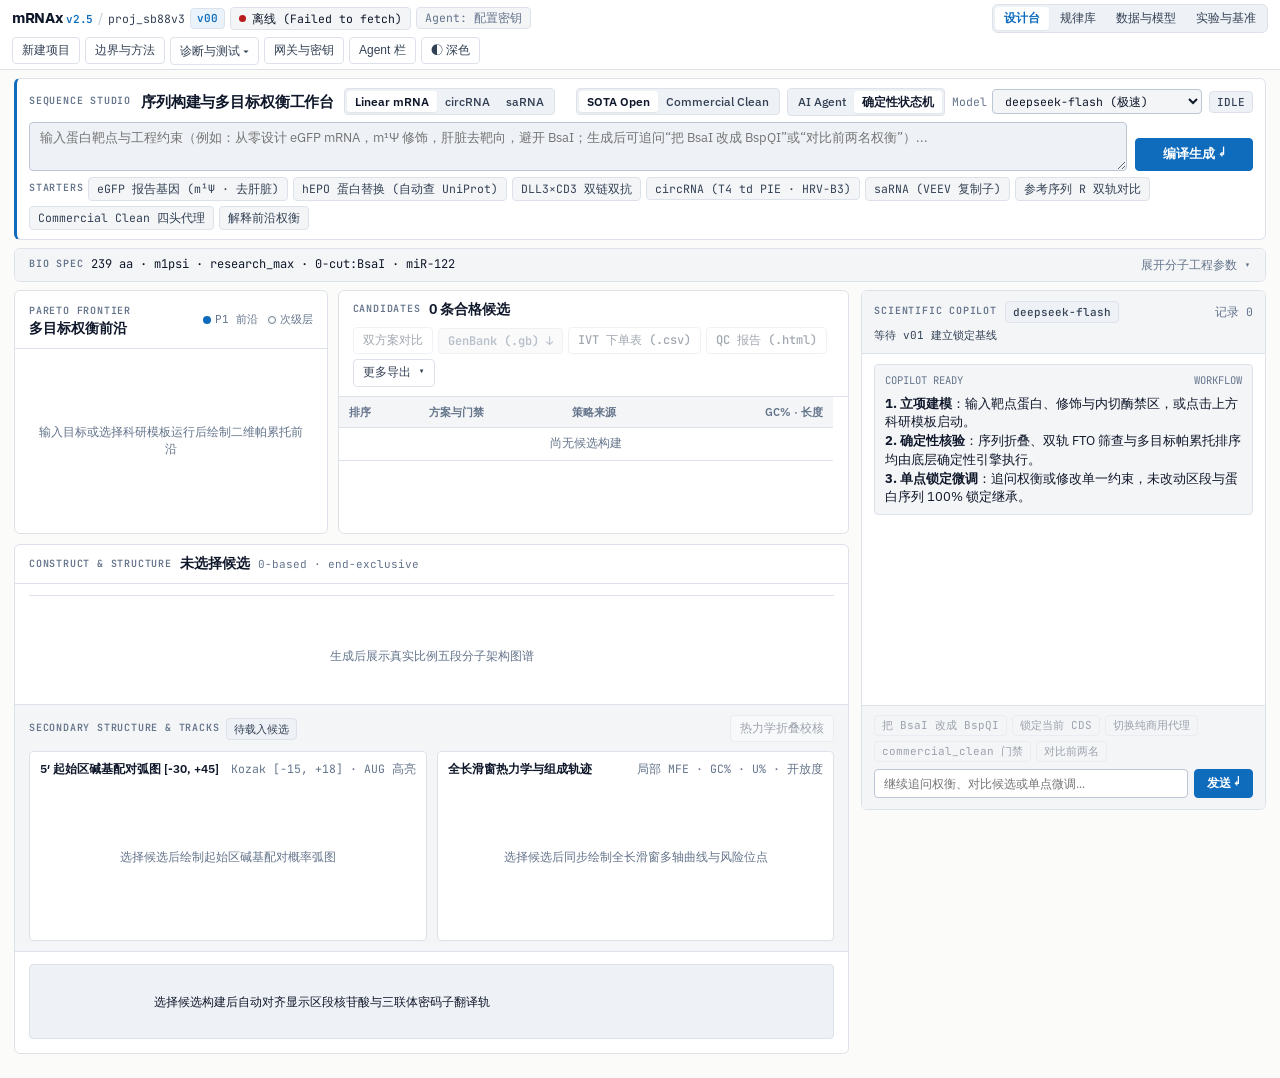
<file: index.html>
<!DOCTYPE html>
<html lang="zh-CN" data-theme="light">
  <head>
    <meta charset="utf-8" />
    <meta name="viewport" content="width=device-width, initial-scale=1" />
    <title>mRNAx v2.5 · RNA Sequence &amp; Structure Workbench</title>
    <link
      rel="icon"
      type="image/svg+xml"
      href="data:image/svg+xml,%3Csvg xmlns='http://www.w3.org/2000/svg' viewBox='0 0 32 32'%3E%3Crect width='32' height='32' rx='7' fill='%231d4ed8'/%3E%3Ctext x='16' y='22' text-anchor='middle' font-family='monospace' font-weight='700' font-size='15' fill='white'%3EmR%3C/text%3E%3C/svg%3E"
    />
    <link rel="preconnect" href="https://fonts.googleapis.com" />
    <link rel="preconnect" href="https://fonts.gstatic.com" crossorigin />
    <link
      href="https://fonts.googleapis.com/css2?family=IBM+Plex+Mono:wght@400;500;600&family=IBM+Plex+Sans:wght@400;500;600;700&family=JetBrains+Mono:wght@400;500;600&display=swap"
      rel="stylesheet"
    />
    <link rel="stylesheet" href="./styles.css?v=2.5.3" />
  </head>
  <body>
    <!-- Swiss-Grid Top Navigation & Session Status Bar -->
    <header class="top-bar">
      <div class="top-left">
        <span class="wordmark">mRNAx <span class="ver-tag">v2.5</span></span>
        <span class="sep-slash">/</span>
        <span class="mono meta-id" id="txt-project-id">proj_init</span>
        <span class="rev-pill mono" id="badge-active-rev">v00</span>
        <span class="gw-status" title="7x24 Control Plane Status">
          <span class="dot" id="dot-gateway"></span>
          <span class="mono" id="txt-gateway">连接中...</span>
        </span>
        <button
          type="button"
          class="auth-pill mono muted"
          id="pill-agent-auth"
          title="配置 Agent 访问令牌或个人 API Key"
        >
          Agent: 配置密钥
        </button>
        <span class="mono meta-muted hide-sm" id="pill-engine">Engine: —</span>
      </div>

      <nav class="primary-nav" id="primary-nav-tabs" aria-label="主工作台视图切换">
        <button
          type="button"
          class="nav-tab active"
          id="tab-btn-studio"
          data-tab="studio"
          aria-pressed="true"
        >
          设计台
        </button>
        <button
          type="button"
          class="nav-tab"
          id="tab-btn-rules"
          data-tab="rules"
          aria-pressed="false"
        >
          规律库
        </button>
        <button
          type="button"
          class="nav-tab"
          id="tab-btn-data"
          data-tab="data-hub"
          aria-pressed="false"
        >
          数据与模型
        </button>
        <button
          type="button"
          class="nav-tab"
          id="tab-btn-benchmarks"
          data-tab="benchmarks"
          aria-pressed="false"
        >
          实验与基准
        </button>
      </nav>

      <div class="top-right">
        <button type="button" class="btn-ghost" id="btn-new-session">新建项目</button>
        <button type="button" class="btn-ghost" id="btn-open-boundaries">
          边界与方法 <span class="mono count-chip" id="badge-boundary-count" hidden>0</span>
        </button>

        <details class="dropdown-menu" id="diag-menu">
          <summary class="btn-ghost">诊断与测试 ▾</summary>
          <div class="dropdown-panel dropdown-right">
            <button type="button" class="menu-item" id="btn-run-selftest">
              运行 6/6 全链路实时自测
            </button>
            <button type="button" class="menu-item" id="preset-egfp">
              载入标准 eGFP (239 aa)
            </button>
            <hr class="menu-hr" />
            <button type="button" class="menu-item" id="preset-no-m">
              护栏测试：缺起始 M 序列
            </button>
            <button type="button" class="menu-item" id="preset-conflict">
              护栏测试：单候选冲突目标
            </button>
          </div>
        </details>

        <button type="button" class="btn-ghost" id="btn-open-settings">网关与密钥</button>

        <button
          type="button"
          class="btn-ghost hide-mobile-copilot-btn"
          id="btn-toggle-copilot"
          aria-pressed="true"
        >
          Agent 栏
        </button>

        <button
          type="button"
          class="btn-theme"
          id="btn-theme-toggle"
          aria-label="切换浅色与深色科研主题"
        >
          <span id="txt-theme-label">◐ 深色</span>
        </button>
      </div>
    </header>

    <main class="workspace" id="workspace-root">
      <!-- Strictly Scoped Error / Clarification / Auth Banner (Zero Debug Clutter on Normal Runs) -->
      <section id="banner-notes" class="notice-banner" role="status" aria-live="polite" hidden></section>

      <!-- ===================================================================
           TAB 1: 设计台 (Design Studio + Structure Workbench + Copilot Rail)
           =================================================================== -->
      <div class="tab-view" id="view-studio">
        <!-- Scientific Command Bar -->
        <section class="panel-surface hero-agent-bar" aria-label="mRNA 序列与结构设计指令台">
          <div class="hero-top-row">
            <div class="hero-title-group">
              <span class="sec-kicker">SEQUENCE STUDIO</span>
              <h1 class="hero-title">序列构建与多目标权衡工作台</h1>
              <div class="seg-tabs modality-switch" id="modality-switch" role="group" aria-label="RNA 模态切换">
                <button type="button" class="tab modality-opt active" data-modality="linear_mrna">
                  Linear mRNA
                </button>
                <button type="button" class="tab modality-opt" data-modality="circrna">
                  circRNA
                </button>
                <button type="button" class="tab modality-opt" data-modality="sarna">
                  saRNA
                </button>
              </div>
            </div>

            <div class="hero-controls">
              <div class="seg-tabs track-switch" id="track-switch" role="group" aria-label="评估与合规轨道切换">
                <button type="button" class="tab track-opt active" data-track="research_max">
                  SOTA Open
                </button>
                <button type="button" class="tab track-opt" data-track="commercial_clean">
                  Commercial Clean
                </button>
              </div>

              <div class="seg-tabs engine-switch" role="group" aria-label="执行引擎切换">
                <button type="button" class="tab engine-opt" data-mode="llm_agent" id="btn-mode-agent">
                  AI Agent
                </button>
                <button type="button" class="tab engine-opt active" data-mode="deterministic" id="btn-mode-det">
                  确定性状态机
                </button>
              </div>

              <label class="inline-model-wrap mono" aria-label="Agent 模型选择">
                <span class="meta-muted">Model</span>
                <select id="sel-llm-model" class="ctrl-select ctrl-select-compact mono">
                  <optgroup label="DeepSeek">
                    <option value="deepseek::deepseek-flash" selected>deepseek-flash (极速)</option>
                    <option value="deepseek::deepseek-v4-pro">deepseek-v4-pro (深度推理)</option>
                    <option value="deepseek::deepseek-chat">deepseek-chat</option>
                  </optgroup>
                  <optgroup label="OpenAI">
                    <option value="openai::gpt-5.4">gpt-5.4 (推荐)</option>
                    <option value="openai::gpt-5.5">gpt-5.5</option>
                    <option value="openai::gpt-6-astra">gpt-6-astra</option>
                    <option value="openai::gpt-6.2-astra">gpt-6.2-astra (深度推理)</option>
                    <option value="openai::gpt-4.1">gpt-4.1</option>
                    <option value="openai::gpt-4.1-mini">gpt-4.1-mini</option>
                  </optgroup>
                  <optgroup label="Kimi">
                    <option value="kimi::moonshot-v1-32k">moonshot-v1-32k</option>
                    <option value="kimi::kimi-k3">kimi-k3</option>
                  </optgroup>
                  <optgroup label="Qwen">
                    <option value="qwen::qwen-plus">qwen-plus</option>
                    <option value="qwen::qwen3.8-max">qwen3.8-max</option>
                  </optgroup>
                  <optgroup label="Gemini">
                    <option value="gemini::gemini-2.5-flash">gemini-2.5-flash</option>
                  </optgroup>
                </select>
              </label>

              <span class="badge mono" id="badge-outcome">IDLE</span>
            </div>
          </div>

          <div class="hero-composer-row">
            <textarea
              id="input-utterance"
              class="hero-textarea"
              rows="2"
              aria-label="自然语言设计指令或单字段微调"
              placeholder="输入蛋白靶点与工程约束（例如：从零设计 eGFP mRNA，m¹Ψ 修饰，肝脏去靶向，避开 BsaI；生成后可追问“把 BsaI 改成 BspQI”或“对比前两名权衡”）..."
            ></textarea>
            <button type="button" class="btn-primary hero-send-btn" id="btn-send-turn">
              编译生成 ↵
            </button>
          </div>

          <div class="hero-starters" role="group" aria-label="快速科研任务模板">
            <span class="sec-kicker">STARTERS</span>
            <button type="button" class="chip mono starter-chip" id="starter-egfp">
              eGFP 报告基因 (m¹Ψ · 去肝脏)
            </button>
            <button type="button" class="chip mono starter-chip" id="starter-hepo">
              hEPO 蛋白替换 (自动查 UniProt)
            </button>
            <button type="button" class="chip mono starter-chip" id="starter-dll3">
              DLL3×CD3 双链双抗
            </button>
            <button type="button" class="chip mono starter-chip" id="starter-circ">
              circRNA (T4 td PIE · HRV-B3)
            </button>
            <button type="button" class="chip mono starter-chip" id="starter-sarna">
              saRNA (VEEV 复制子)
            </button>
            <button type="button" class="chip mono starter-chip" id="starter-ref-r">
              参考序列 R 双轨对比
            </button>
            <button type="button" class="chip mono starter-chip" id="starter-commercial">
              Commercial Clean 四头代理
            </button>
            <button type="button" class="chip mono starter-chip" id="starter-tradeoffs">
              解释前沿权衡
            </button>
          </div>
        </section>

        <!-- Collapsible Bio-CAD Parameter Tray -->
        <details class="setup-fold" id="setup-fold">
          <summary class="setup-summary">
            <div class="setup-summary-left">
              <span class="sec-kicker">BIO SPEC</span>
              <span class="mono" id="setup-collapsed-summary">
                239 aa · m1psi · research_max · 0-cut:BsaI · miR-122
              </span>
            </div>
            <span class="setup-toggle-hint mono">展开分子工程参数 ▾</span>
          </summary>

          <div class="setup-grid">
            <!-- Column 1: Target Protein & Entry Mode -->
            <div class="setup-col">
              <div class="col-head">
                <div class="seg-tabs" role="tablist" aria-label="设计入口">
                  <button type="button" class="tab active" data-entry="protein_only">
                    入口一 · 仅蛋白
                  </button>
                  <button type="button" class="tab" data-entry="with_r">
                    入口二 · 蛋白 + 参考 R
                  </button>
                </div>
                <span class="badge mono" id="badge-aa-len">239 aa · M✓</span>
              </div>

              <textarea
                id="input-protein"
                class="seq-textarea mono"
                rows="3"
                aria-label="目标氨基酸序列"
                spellcheck="false"
              ></textarea>

              <div id="box-extra-chains" class="ref-r-strip mono" hidden></div>

              <div id="box-ref-r" class="ref-r-strip mono" hidden>
                <span class="kicker-inline">REF R:</span>
                <span id="txt-ref-r-preview">加载预设参考构建 R...</span>
              </div>
            </div>

            <!-- Column 2: Chemistry, Track, Modality Scaffold & Restriction Enzymes -->
            <div class="setup-col">
              <div class="field-row-2">
                <label class="field-lbl">
                  <span>尿苷化学修饰</span>
                  <select id="sel-chemistry" class="ctrl-select">
                    <option value="m1psi" selected>m¹Ψ (N1-甲基假尿苷)</option>
                    <option value="5mou">5moU (5-甲氧基尿苷)</option>
                    <option value="pseudouridine">Ψ (假尿苷)</option>
                    <option value="unmodified_u">U (未修饰尿苷)</option>
                  </select>
                </label>

                <label class="field-lbl">
                  <span>合规与评估轨道</span>
                  <select id="sel-profile" class="ctrl-select">
                    <option value="research_max" selected>research_max (SOTA Open)</option>
                    <option value="commercial_clean">commercial_clean (商用洁净)</option>
                  </select>
                </label>
              </div>

              <div class="field-row-2">
                <label class="field-lbl">
                  <span>模态骨架模板</span>
                  <select id="sel-scaffold" class="ctrl-select mono">
                    <option value="cap1_hba1_aes_mt_a30l70" selected>Cap1 · HBA1/AES-mtRNR1 · poly(A)100</option>
                    <option value="cap1_minimal_structured_3utr">Cap1 · 极简高开放 5′UTR · HBB 3′UTR</option>
                    <option value="circ_t4td_hrvb3">circRNA · T4 td PIE (IVT就绪) · HRV-B3 IRES</option>
                    <option value="circ_t4td_cvb3">circRNA · T4 td PIE (IVT就绪) · CVB3 IRES</option>
                    <option value="circ_anabaena_hrvb3">circRNA · Anabaena PIE · HRV-B3 IRES</option>
                    <option value="circ_anabaena_cvb3">circRNA · Anabaena PIE · CVB3 IRES</option>
                    <option value="sarna_veev_tc83">saRNA · VEEV TC-83 nsP1-4 · 26S SGP</option>
                    <option value="sarna_sinv">saRNA · SINV 复制子 · 26S SGP</option>
                  </select>
                </label>

                <label class="field-lbl">
                  <span>组织 miRNA 去靶向盒</span>
                  <select id="sel-detarget-tissue" class="ctrl-select mono">
                    <option value="liver_mir122" selected>肝脏去靶向 · hsa-miR-122-5p</option>
                    <option value="hematopoietic_mir142">免疫/髓系去靶向 · hsa-miR-142-3p</option>
                    <option value="cardiomyocyte_mir1">心肌去靶向 · hsa-miR-1-3p</option>
                    <option value="endothelial_mir126">内皮去靶向 · hsa-miR-126-3p</option>
                    <option value="none">不插入组织去靶向盒</option>
                  </select>
                </label>
              </div>

              <div class="field-lbl">
                <span>线性化内切酶禁区 (0 cuts)</span>
                <div class="chip-group" id="enzyme-chips" role="group" aria-label="禁用内切酶">
                  <button type="button" class="chip selected mono" data-enz="BsaI">BsaI</button>
                  <button type="button" class="chip mono" data-enz="BspQI">BspQI</button>
                  <button type="button" class="chip mono" data-enz="BsmBI">BsmBI</button>
                  <button type="button" class="chip mono" data-enz="SapI">SapI</button>
                  <button type="button" class="chip mono" data-enz="EcoRI">EcoRI</button>
                </div>
              </div>
            </div>

            <!-- Column 3: Execution Engine & Direct Form Compile CTA -->
            <div class="setup-col setup-col-cta">
              <label class="field-lbl">
                <span>编译引擎</span>
                <select id="sel-exec-mode" class="ctrl-select">
                  <option value="deterministic" selected>确定性状态机 (零延迟)</option>
                  <option value="llm_agent">LLM Agent 工具编排</option>
                </select>
              </label>

              <div class="check-group">
                <label class="chk-row">
                  <input type="checkbox" id="chk-detarget-liver" checked />
                  <span>启用 3′UTR hsa-miR-122 肝脏去靶向盒</span>
                </label>
                <label class="chk-row">
                  <input type="checkbox" id="chk-late-signal" />
                  <span>优先 48h 后期持续表达目标</span>
                </label>
              </div>

              <button type="button" class="btn-primary" id="btn-submit-initial">
                按表单直接编译
              </button>
            </div>
          </div>
        </details>

        <!-- Two-Column Studio Grid: Left Bio-CAD + Right Sticky Copilot -->
        <div class="studio-grid" id="studio-grid">
          <div class="cad-column">
            <!-- Revision Ledger & Same-Scale v01/v02 Track Comparison -->
            <section id="revision-ledger" class="panel-surface ledger-panel" hidden>
              <div class="ledger-header">
                <div class="ledger-title-group">
                  <span class="sec-kicker">REVISION DIFF</span>
                  <span class="mono ledger-ver" id="ledger-ver-span">v01 → v02</span>
                  <span class="ledger-delta mono" id="ledger-delta-summary"></span>
                </div>
                <div class="ledger-locks mono" id="ledger-locks-bar"></div>
              </div>
              <div class="dual-scale-tracks" id="dual-scale-tracks"></div>
            </section>

            <!-- Upper Stage: 2D Pareto Frontier + Candidate Matrix -->
            <section class="pareto-stage">
              <div class="panel-surface pareto-plot-box">
                <div class="panel-head">
                  <div>
                    <span class="sec-kicker">PARETO FRONTIER</span>
                    <h2 class="panel-title" id="pareto-plot-title">多目标权衡前沿</h2>
                  </div>
                  <div class="pareto-head-controls">
                    <select
                      id="sel-pareto-axes"
                      class="ctrl-select ctrl-select-compact mono"
                      aria-label="帕累托双轴指标切换"
                      hidden
                    ></select>
                    <div class="plot-legend mono">
                      <span><i class="lg-dot p1"></i>P1 前沿</span>
                      <span><i class="lg-dot dom"></i>次级层</span>
                    </div>
                  </div>
                </div>
                <div class="svg-wrap" id="pareto-svg-wrap">
                  <div class="empty-hint mono">输入目标或选择科研模板运行后绘制二维帕累托前沿</div>
                </div>
              </div>

              <div class="panel-surface candidate-table-box">
                <div class="panel-head">
                  <div class="panel-head-left">
                    <span class="sec-kicker">CANDIDATES</span>
                    <h2 class="panel-title" id="txt-cand-count">0 条合格候选</h2>
                  </div>

                  <div class="export-bar">
                    <button type="button" class="btn-ghost mono" id="btn-compare-selected" disabled>
                      双方案对比
                    </button>
                    <button type="button" class="btn-export-main mono" id="btn-dl-gb" disabled>
                      GenBank (.gb) ↓
                    </button>
                    <button type="button" class="btn-ghost mono" id="btn-dl-ivt" disabled>
                      IVT 下单表 (.csv)
                    </button>
                    <button type="button" class="btn-ghost mono" id="btn-dl-dossier" disabled>
                      QC 报告 (.html)
                    </button>
                    <details class="dropdown-menu" id="export-more-menu">
                      <summary class="btn-ghost mono">更多导出 ▾</summary>
                      <div class="dropdown-panel dropdown-right">
                        <button type="button" class="menu-item mono" id="btn-dl-rna" disabled>
                          full_rna.fasta
                        </button>
                        <button type="button" class="menu-item mono" id="btn-dl-cds" disabled>
                          cds_only.fasta
                        </button>
                        <button type="button" class="menu-item mono" id="btn-dl-meta" disabled>
                          chemistry_metadata.json
                        </button>
                        <hr class="menu-hr" />
                        <button type="button" class="menu-item mono" id="btn-copy-cli" disabled>
                          复制 CLI 重放命令
                        </button>
                      </div>
                    </details>
                  </div>
                </div>

                <div class="table-scroll">
                  <table class="data-table" id="cand-table">
                    <thead>
                      <tr id="cand-thead-row">
                        <th tabindex="0" data-sort="rank">排序</th>
                        <th tabindex="0" data-sort="id">方案与门禁</th>
                        <th>策略来源</th>
                        <th tabindex="0" data-sort="gc" class="num-col">GC% · 长度</th>
                      </tr>
                    </thead>
                    <tbody id="cand-tbody">
                      <tr>
                        <td colspan="4" class="empty-cell mono">尚无候选构建</td>
                      </tr>
                    </tbody>
                  </table>
                </div>
              </div>
            </section>

            <!-- Construct Architecture Map + 2D Base-Pair Arc & Sliding-Window Structure Tracks -->
            <section class="panel-surface construct-cad-panel">
              <div class="panel-head">
                <div class="cad-title-row">
                  <span class="sec-kicker">CONSTRUCT &amp; STRUCTURE</span>
                  <h2 class="panel-title mono" id="txt-selected-bundle">未选择候选</h2>
                  <span class="mono coord-note">0-based · end-exclusive</span>
                </div>
                <div class="cad-head-actions">
                  <label id="chain-picker" class="inline-chain-picker mono" hidden>
                    分子
                    <select id="inspect-chain" class="ctrl-select ctrl-select-compact mono"></select>
                  </label>
                  <div class="enzyme-rail mono" id="enzyme-clearance-rail"></div>
                </div>
              </div>

              <div class="map-canvas" id="map-canvas">
                <div class="ruler-row mono" id="ruler-row"></div>
                <div class="prop-track-wrap" id="prop-track-wrap">
                  <div class="empty-hint mono">生成后展示真实比例五段分子架构图谱</div>
                </div>
                <div class="seg-cards-row" id="seg-bar"></div>
                <div class="mono meta-muted construct-modality-note" id="construct-modality-note" hidden></div>
              </div>

              <!-- 2D Base-Pair Arc Diagram & Synchronized Sliding-Window Profile -->
              <div class="structure-workbench" id="structure-workbench">
                <div class="structure-head">
                  <div class="structure-head-left">
                    <span class="sec-kicker">SECONDARY STRUCTURE &amp; TRACKS</span>
                    <span class="badge mono" id="structure-source-badge">待载入候选</span>
                  </div>
                  <div class="structure-head-right">
                    <div class="structure-kpi-strip mono" id="structure-kpi-strip"></div>
                    <button type="button" class="btn-ghost mono" id="btn-analyze-structure" disabled>
                      热力学折叠校核
                    </button>
                  </div>
                </div>

                <div class="structure-plots-grid">
                  <div class="structure-subpanel">
                    <div class="subpanel-title-row">
                      <span class="subpanel-title">5′ 起始区碱基配对弧图 [-30, +45]</span>
                      <span class="mono meta-muted">Kozak [-15, +18] · AUG 高亮</span>
                    </div>
                    <div class="arc-svg-box" id="structure-arc-svg-wrap">
                      <div class="empty-hint mono">选择候选后绘制起始区碱基配对概率弧图</div>
                    </div>
                  </div>

                  <div class="structure-subpanel">
                    <div class="subpanel-title-row">
                      <span class="subpanel-title">全长滑窗热力学与组成轨迹</span>
                      <span class="mono meta-muted">局部 MFE · GC% · U% · 开放度</span>
                    </div>
                    <div class="track-svg-box" id="structure-track-svg-wrap">
                      <div class="empty-hint mono">选择候选后同步绘制全长滑窗多轴曲线与风险位点</div>
                    </div>
                  </div>
                </div>

                <div class="motif-pins-strip mono" id="motif-pins-strip" hidden></div>
              </div>

              <div class="codon-inspector mono" id="seg-inspector">
                选择候选构建后自动对齐显示区段核苷酸与三联体密码子翻译轨
              </div>
            </section>
          </div>

          <!-- Right Sticky Scientific Copilot Rail -->
          <aside class="panel-surface agent-rail" id="agent-rail" aria-label="Agent Copilot 实时对话与迭代栏">
            <div class="rail-head">
              <div class="rail-head-top">
                <div class="rail-title-group">
                  <span class="sec-kicker">SCIENTIFIC COPILOT</span>
                  <span class="badge mono" id="rail-model-pill">deepseek-flash</span>
                </div>
                <span class="mono meta-muted">记录 <span id="txt-log-count">0</span></span>
              </div>
              <div class="intent-lineage mono" id="intent-lineage-bar">等待 v01 建立锁定基线</div>
            </div>

            <div class="chat-stream rail-chat-stream" id="chat-stream"></div>

            <div class="rail-footer">
              <div class="quick-actions rail-quick-actions">
                <button type="button" class="chip mono" id="quick-refine-bspqi" disabled>
                  把 BsaI 改成 BspQI
                </button>
                <button type="button" class="chip mono" id="quick-refine-lock-cds" disabled>
                  锁定当前 CDS
                </button>
                <button type="button" class="chip mono" id="quick-refine-m15-surrogate" disabled>
                  切换纯商用代理
                </button>
                <button type="button" class="chip mono" id="quick-refine-commercial" disabled>
                  commercial_clean 门禁
                </button>
                <button type="button" class="chip mono" id="quick-ask-tradeoffs" disabled>
                  对比前两名
                </button>
              </div>

              <div class="rail-composer-row">
                <input
                  type="text"
                  id="agent-rail-input"
                  class="refine-input"
                  aria-label="在侧栏向 Agent 追问或微调"
                  placeholder="继续追问权衡、对比候选或单点微调..."
                />
                <button type="button" class="btn-primary btn-compact" id="btn-agent-rail-send">
                  发送 ↵
                </button>
              </div>
            </div>
          </aside>
        </div>
      </div>

      <!-- ===================================================================
           TAB 2: 规律库 (Scientific Rules Atlas v2.0 & Literature Explorer)
           =================================================================== -->
      <div class="tab-view" id="view-rules" hidden>
        <section class="panel-surface subview-hero">
          <div class="subview-hero-head">
            <div>
              <span class="sec-kicker">SCIENTIFIC RULEBOOK V2.0</span>
              <h1 class="hero-title">mRNA 定量序列工程规律图谱与文献溯源</h1>
              <p class="subview-desc">
                严格执行实验室谱系与底层数据集去重：跨实验室实证（Cross-Lab Verified）要求至少 2 个独立湿实验谱系且方向一致；计算代理输出绝不计作生物复现。
              </p>
            </div>
            <div class="kpi-row mono" id="rules-summary-strip"></div>
          </div>

          <div class="filter-bar">
            <label class="field-lbl">
              <span>模态筛选</span>
              <select id="rules-filter-modality" class="ctrl-select mono">
                <option value="">全部模态 (All)</option>
                <option value="linear_mrna">Linear mRNA</option>
                <option value="circrna">circRNA</option>
                <option value="sarna">saRNA</option>
              </select>
            </label>

            <label class="field-lbl">
              <span>分子区段</span>
              <select id="rules-filter-region" class="ctrl-select mono">
                <option value="">全部区段 (All)</option>
                <option value="5'UTR">5′UTR</option>
                <option value="CDS">CDS</option>
                <option value="3'UTR">3′UTR</option>
                <option value="Poly(A)">Poly(A)</option>
                <option value="circRNA">circRNA</option>
                <option value="saRNA">saRNA</option>
              </select>
            </label>

            <label class="field-lbl">
              <span>证据等级</span>
              <select id="rules-filter-grade" class="ctrl-select mono">
                <option value="">全部等级 (All)</option>
                <option value="cross_lab_verified">跨实验室实证 (cross_lab_verified)</option>
                <option value="conditional">条件规律 (conditional)</option>
                <option value="mechanistic_heuristic">机制启发 (mechanistic_heuristic)</option>
                <option value="debunked_myth">已证伪误区 (debunked_myth)</option>
              </select>
            </label>

            <label class="field-lbl filter-search-lbl">
              <span>关键词检索</span>
              <input
                type="search"
                id="rules-filter-q"
                class="ctrl-input"
                placeholder="搜索 uAUG, Kozak, m1Psi, CAI, IRES, Poly(A)..."
              />
            </label>

            <label class="chk-row filter-chk">
              <input type="checkbox" id="rules-chk-debunked" checked />
              <span>显示已证伪误区</span>
            </label>

            <button type="button" class="btn-ghost mono" id="btn-rules-refresh">刷新检索</button>
          </div>
        </section>

        <div class="rules-cards-grid" id="rules-list"></div>

        <!-- Clean-Room Literature & Clinical Trial Live Explorer -->
        <section class="panel-surface subview-section">
          <div class="panel-head">
            <div>
              <span class="sec-kicker">CLEAN-ROOM LITERATURE &amp; TRIALS</span>
              <h2 class="panel-title">EuropePMC 开放获取许可防火墙与 ClinicalTrials.gov 检索</h2>
            </div>
            <div class="inline-search-bar">
              <input
                type="search"
                id="rules-lit-query"
                class="ctrl-input mono"
                value="m1Psi ribosomal frameshifting"
                aria-label="文献与临床试验检索词"
                placeholder="输入关键词、PMID、DOI 或靶点..."
              />
              <button type="button" class="btn-primary btn-compact" id="btn-rules-lit-search">
                检索文献与临床
              </button>
            </div>
          </div>
          <div class="subview-body" id="rules-lit-results">
            <div class="empty-hint mono">输入关键词可查询经 CC-BY-4.0 / CC0 许可防火墙核验的文献及注册临床试验</div>
          </div>
        </section>
      </div>

      <!-- ===================================================================
           TAB 3: 数据与模型 (Data Hub, OOD Scorecard, Atlas & Live Bio-APIs)
           =================================================================== -->
      <div class="tab-view" id="view-data-hub" hidden>
        <section class="panel-surface subview-hero">
          <div class="subview-hero-head">
            <div>
              <span class="sec-kicker">DATA HUB &amp; MODEL SCORECARD</span>
              <h1 class="hero-title">三层洁净室数据资产中心、在线蛋白解析与代理模型评测卡</h1>
              <p class="subview-desc">
                代码、模型权重与训练/评测数据集三层许可独立审计；在线聚合 UniProt、AlphaFold DB、HPA、GTEx、EuropePMC 与 ClinicalTrials.gov 官方接口。
              </p>
            </div>
            <div class="kpi-row mono" id="dh-summary-strip"></div>
          </div>
        </section>

        <!-- Live Target Protein & Literature Quick Lookup -->
        <section class="panel-surface subview-section">
          <div class="panel-head">
            <div>
              <span class="sec-kicker">LIVE TARGET RESOLVER</span>
              <h2 class="panel-title">靶点蛋白序列、信号肽拓扑与临床先例实时查询</h2>
            </div>
            <div class="inline-search-bar">
              <input
                type="search"
                id="dh-target-query"
                class="ctrl-input mono"
                value="EPO"
                aria-label="靶点基因名或 UniProt 编号"
                placeholder="输入基因符号或 UniProt 编号 (EPO, FGF21, HER2, Cas9, P01588)..."
              />
              <button type="button" class="btn-primary btn-compact" id="btn-resolve-target">
                解析靶点
              </button>
            </div>
          </div>
          <div class="subview-body">
            <div class="chip-group" style="margin-block-end: 10px;">
              <span class="sec-kicker" style="align-self: center;">常用靶点：</span>
              <button type="button" class="chip mono dh-quick-target" data-q="EPO">EPO (P01588)</button>
              <button type="button" class="chip mono dh-quick-target" data-q="FGF21">FGF21</button>
              <button type="button" class="chip mono dh-quick-target" data-q="ERBB2">HER2 / ERBB2</button>
              <button type="button" class="chip mono dh-quick-target" data-q="DLL3">DLL3 (Q9NYJ7)</button>
              <button type="button" class="chip mono dh-quick-target" data-q="EGFP">eGFP</button>
            </div>
            <div id="dh-target-result" class="resolver-result-box">
              <div class="empty-hint mono">点击上方靶点或输入基因名解析氨基酸序列，支持一键导入设计台</div>
            </div>
          </div>
        </section>

        <!-- Two-Tier Compute Topology: Vultr Control Plane + Colab/Drive Heavy Pool -->
        <section class="panel-surface subview-section" id="dh-compute-tier-panel">
          <div class="panel-head">
            <div>
              <span class="sec-kicker">COMPUTE TIER TOPOLOGY</span>
              <h2 class="panel-title">双层算力调度与保活拓扑（Vultr 控制面 + Colab/Drive 重算池）</h2>
            </div>
            <span class="badge mono" id="dh-compute-tier-badge">待同步运行态</span>
          </div>
          <div class="subview-body" id="dh-compute-tier-grid"></div>
        </section>

        <!-- Compiled Engines & Surrogate v2 vs v1 OOD Scorecard -->
        <div class="two-col-equal">
          <section class="panel-surface subview-section">
            <div class="panel-head">
              <div>
                <span class="sec-kicker">COMPILED ENGINES</span>
                <h2 class="panel-title">热力学折叠与序列生成内核状态</h2>
              </div>
            </div>
            <div class="subview-body" id="dh-engines-grid"></div>
          </section>

          <section class="panel-surface subview-section">
            <div class="panel-head">
              <div>
                <span class="sec-kicker">OOD SCORECARD</span>
                <h2 class="panel-title">Surrogate v2 vs v1 跨数据集泛化评测 (Spearman ρ)</h2>
              </div>
            </div>
            <div class="subview-body" id="dh-scorecard-table-wrap"></div>
          </section>
        </div>

        <!-- Modality Scaffolds & Tissue miRNA Atlas -->
        <div class="two-col-equal">
          <section class="panel-surface subview-section">
            <div class="panel-head">
              <div>
                <span class="sec-kicker">MODALITY SCAFFOLDS</span>
                <h2 class="panel-title">三模态标准分子骨架架构 (Linear / circRNA / saRNA)</h2>
              </div>
            </div>
            <div class="subview-body" id="dh-scaffolds-grid"></div>
          </section>

          <section class="panel-surface subview-section">
            <div class="panel-head">
              <div>
                <span class="sec-kicker">TISSUE MIRNA ATLAS</span>
                <h2 class="panel-title">组织特异性内源 miRNA 去靶向开关库</h2>
              </div>
            </div>
            <div class="subview-body" id="dh-mirna-grid"></div>
          </section>
        </div>

        <!-- Wet-Lab Dataset Catalog & Federated Bio-APIs -->
        <section class="panel-surface subview-section">
          <div class="panel-head">
            <div>
              <span class="sec-kicker">WET-LAB BENCHMARK CATALOG</span>
              <h2 class="panel-title" id="dh-catalog-title">湿实验基准数据集与外部官方生物接口台账</h2>
            </div>
            <div class="inline-search-bar">
              <select id="dh-dataset-filter-track" class="ctrl-select ctrl-select-compact mono" aria-label="许可轨道筛选">
                <option value="">全部许可轨道</option>
                <option value="commercial_clean">commercial_clean</option>
                <option value="commercial_clearance_pending">commercial_clearance_pending</option>
                <option value="quarantine_reference">quarantine_reference</option>
              </select>
              <input
                type="search"
                id="dh-dataset-filter-q"
                class="ctrl-input mono"
                aria-label="数据集搜索"
                placeholder="筛选 GEO 编号、化学修饰或读出指标..."
              />
            </div>
          </div>
          <div class="table-scroll table-scroll-tall">
            <table class="data-table">
              <thead>
                <tr>
                  <th>资产编号 / 名称</th>
                  <th>模态 · 区段</th>
                  <th>化学修饰</th>
                  <th class="num-col">样本规模</th>
                  <th>实验读出</th>
                  <th>三层许可轨道</th>
                </tr>
              </thead>
              <tbody id="dh-datasets-tbody"></tbody>
            </table>
          </div>
        </section>
      </div>

      <!-- ===================================================================
           TAB 4: 实验与基准 (Clinical Benchmarks & Wet-Lab Feedback Loop)
           =================================================================== -->
      <div class="tab-view" id="view-benchmarks" hidden>
        <section class="panel-surface subview-hero">
          <div class="subview-hero-head">
            <div>
              <span class="sec-kicker">CLINICAL BENCHMARKS &amp; WET-LAB LOOP</span>
              <h1 class="hero-title">已获批/临床参考构建横向对比与湿实验双速校准闭环</h1>
              <p class="subview-desc">
                将当前设计候选或外源序列与公开临床/标准参考序列逐项对比组成差异，并按样本量门槛（N&lt;6 仅切换锚点、N≥6 解锁项目级校准）回流湿实验读数。
              </p>
            </div>
          </div>
        </section>

        <!-- Clinical Benchmark Delta Comparator -->
        <section class="panel-surface subview-section">
          <div class="panel-head">
            <div>
              <span class="sec-kicker">CLINICAL BENCHMARK COMPARATOR</span>
              <h2 class="panel-title">候选构建 vs 公开临床 / 标准参考序列差值分析</h2>
            </div>
            <div class="inline-search-bar">
              <span class="mono meta-muted" id="bench-selected-label">当前源：粘贴或默认测试序列</span>
              <button type="button" class="btn-primary btn-compact" id="btn-run-clinical-bench">
                运行临床基准对比
              </button>
            </div>
          </div>

          <div class="subview-body">
            <div class="bench-controls-grid">
              <label class="field-lbl">
                <span>待对比 RNA/DNA 序列（若设计台已选候选，留空将优先对比当前选中候选）</span>
                <textarea
                  id="bench-custom-seq"
                  class="seq-textarea mono"
                  rows="2"
                  spellcheck="false"
                  placeholder="留空默认使用设计台当前选中候选；也可粘贴任意 ACGU/ACGT 序列直接横向对比..."
                ></textarea>
              </label>

              <div class="field-row-2">
                <label class="field-lbl">
                  <span>模态过滤</span>
                  <select id="bench-modality" class="ctrl-select mono">
                    <option value="">自动 / 全部</option>
                    <option value="linear_mrna">linear_mrna</option>
                    <option value="circrna">circrna</option>
                    <option value="sarna">sarna</option>
                  </select>
                </label>

                <label class="field-lbl">
                  <span>化学修饰标记</span>
                  <select id="bench-chemistry" class="ctrl-select mono">
                    <option value="m1psi">m¹Ψ (m1psi)</option>
                    <option value="pseudouridine">Ψ (pseudouridine)</option>
                    <option value="unmodified_u">U (unmodified_u)</option>
                  </select>
                </label>
              </div>
            </div>

            <div class="kpi-row mono" id="bench-cand-kpis" style="margin-block: 10px;"></div>

            <div class="table-scroll table-scroll-tall">
              <table class="data-table">
                <thead>
                  <tr>
                    <th>参考构建 / INN</th>
                    <th>研发方 · 阶段</th>
                    <th>模态 · 修饰</th>
                    <th class="num-col">Δ 全长 GC</th>
                    <th class="num-col">Δ CDS GC</th>
                    <th class="num-col">Δ GC3</th>
                    <th class="num-col">Δ m¹Ψ U4+ 串</th>
                    <th>序列架构与合规说明</th>
                  </tr>
                </thead>
                <tbody id="bench-delta-tbody"></tbody>
              </table>
            </div>
          </div>
        </section>

        <!-- Wet-Lab Feedback Ingestion (Dual-Speed Calibration) -->
        <section class="panel-surface subview-section" id="wetlab-feedback-panel">
          <div class="panel-head">
            <div>
              <span class="sec-kicker">WET-LAB ASSAY INGESTION</span>
              <h2 class="panel-title">湿实验读数回流与预测-实测一致性散点校核 <span class="mono meta-muted" style="font-size:11px;font-weight:400;">· 本地预览模式（后端校准持久化将在 v2.6 接入）</span></h2>
            </div>
            <div class="export-bar">
              <button type="button" class="btn-ghost mono" id="btn-load-sample-wetlab-small">
                载入小样本示例 (N=4 · 仅切换锚点)
              </button>
              <button type="button" class="btn-ghost mono" id="btn-load-sample-wetlab-cal">
                载入批次校准示例 (N=8 · 解锁校准)
              </button>
              <button type="button" class="btn-primary btn-compact" id="btn-parse-wetlab">
                解析并绘制散点
              </button>
            </div>
          </div>

          <div class="subview-body">
            <div class="two-col-equal">
              <div class="wetlab-left">
                <label class="field-lbl">
                  <span>粘贴湿实验 CSV 或 JSON 记录（列：construct_id, predicted, observed, assay_unit）</span>
                  <textarea
                    id="wetlab-input"
                    class="seq-textarea mono"
                    rows="7"
                    spellcheck="false"
                  ></textarea>
                </label>
                <div id="wetlab-gate-banner" class="dual-speed-box mono"></div>
              </div>

              <div class="wetlab-right">
                <div class="svg-wrap" id="wetlab-svg-wrap">
                  <div class="empty-hint mono">载入或粘贴湿实验批次数据后绘制 Predicted vs Observed 散点图</div>
                </div>
              </div>
            </div>
          </div>
        </section>
      </div>
    </main>

    <!-- Native Modal Dialog 1: Gateway & Credentials -->
    <dialog id="modal-settings" class="native-dialog" closedby="any" aria-labelledby="dlg-settings-title">
      <div class="dlg-head">
        <h1 id="dlg-settings-title" class="dlg-title">网关连接与 Agent 凭证</h1>
        <form method="dialog">
          <button type="submit" value="cancel" class="btn-ghost mono" aria-label="关闭设置">✕</button>
        </form>
      </div>
      <div class="dlg-body">
        <label class="field-lbl">
          <span>7×24 Control Plane HTTPS 地址（仅允许受信任源）</span>
          <input type="url" id="cfg-api-base" class="ctrl-input mono" />
        </label>
        <p id="cfg-settings-error" class="dlg-error mono" role="alert" hidden></p>
        <label class="field-lbl">
          <span>Gateway Access Token（解锁服务器托管模型队列；仅存当前标签页内存）</span>
          <input type="password" id="cfg-access-token" class="ctrl-input mono" autocomplete="off" />
        </label>
        <div class="field-row-2">
          <label class="field-lbl">
            <span>BYO-LLM Provider</span>
            <select id="cfg-llm-provider" class="ctrl-select">
              <option value="deepseek">deepseek</option>
              <option value="openai">openai</option>
              <option value="gemini">gemini</option>
              <option value="kimi">kimi</option>
              <option value="qwen">qwen</option>
            </select>
          </label>
          <label class="field-lbl">
            <span>Model 档位</span>
            <select id="cfg-llm-model" class="ctrl-select mono">
              <option value="deepseek-flash">deepseek-flash</option>
              <option value="deepseek-v4-pro">deepseek-v4-pro</option>
            </select>
          </label>
        </div>
        <label class="field-lbl">
          <span>临时 BYO API Key（可选，不走服务器密钥时使用；仅存当前标签页内存）</span>
          <input type="password" id="cfg-byo-key" class="ctrl-input mono" autocomplete="off" />
        </label>
        <p class="dlg-hint mono">
          提示：可使用 <code>#token=...</code> URL 片段临时导入凭证；页面加载后会立即清除地址栏片段并仅保存在当前标签页内存（不写入 localStorage/sessionStorage）。
        </p>
      </div>
      <div class="dlg-foot">
        <button type="button" class="btn-ghost" id="btn-close-settings">取消</button>
        <button type="button" class="btn-primary btn-compact" id="btn-save-settings" autofocus>
          保存并重连
        </button>
      </div>
    </dialog>

    <!-- Native Modal Dialog 2: 6/6 End-to-End Live Self-Test -->
    <dialog id="modal-selftest" class="native-dialog dlg-wide" closedby="any" aria-labelledby="dlg-selftest-title">
      <div class="dlg-head">
        <h1 id="dlg-selftest-title" class="dlg-title">全链路端到端实时 I/O 自测 (6 项)</h1>
        <form method="dialog">
          <button type="submit" value="cancel" class="btn-ghost mono" aria-label="关闭自测">✕</button>
        </form>
      </div>
      <div class="dlg-body">
        <div class="selftest-head-bar">
          <span class="mono" id="selftest-summary">准备就绪</span>
          <button type="button" class="btn-primary btn-compact" id="btn-trigger-selftest" autofocus>
            重新运行 6 项实测
          </button>
        </div>
        <div id="selftest-list" class="selftest-list"></div>
      </div>
      <div class="dlg-foot">
        <button type="button" class="btn-ghost" id="btn-close-selftest">关闭</button>
      </div>
    </dialog>

    <!-- Native Modal Dialog 3: Scientific & Legal Boundaries Drawer -->
    <dialog id="modal-boundaries" class="native-dialog dlg-wide" closedby="any" aria-labelledby="dlg-boundaries-title">
      <div class="dlg-head">
        <h1 id="dlg-boundaries-title" class="dlg-title">科学假设边界、双轨 FTO 与洁净室方法声明</h1>
        <form method="dialog">
          <button type="submit" value="cancel" class="btn-ghost mono" aria-label="关闭边界说明">✕</button>
        </form>
      </div>
      <div class="dlg-body" id="boundaries-body"></div>
      <div class="dlg-foot">
        <button type="button" class="btn-ghost" id="btn-close-boundaries">关闭</button>
      </div>
    </dialog>

    <!-- Native Modal Dialog 4: Side-by-Side Candidate Comparison -->
    <dialog id="modal-compare" class="native-dialog dlg-xl" closedby="any" aria-labelledby="dlg-compare-title">
      <div class="dlg-head">
        <h1 id="dlg-compare-title" class="dlg-title">候选方案并排对比核验</h1>
        <form method="dialog">
          <button type="submit" value="cancel" class="btn-ghost mono" aria-label="关闭对比">✕</button>
        </form>
      </div>
      <div class="dlg-body" id="compare-body"></div>
      <div class="dlg-foot">
        <button type="button" class="btn-ghost" id="btn-close-compare">关闭</button>
      </div>
    </dialog>

    <!-- Native Modal Dialog 5: QC Dossier Preview & Download -->
    <dialog id="modal-dossier-preview" class="native-dialog dlg-xl" closedby="any" aria-labelledby="dlg-dossier-title">
      <div class="dlg-head">
        <h1 id="dlg-dossier-title" class="dlg-title">构建质量控制与合规核验档案 (QC Dossier)</h1>
        <form method="dialog">
          <button type="submit" value="cancel" class="btn-ghost mono" aria-label="关闭档案">✕</button>
        </form>
      </div>
      <div class="dlg-body">
        <iframe id="dossier-iframe" class="dossier-frame" sandbox="" title="QC Dossier HTML Preview"></iframe>
      </div>
      <div class="dlg-foot">
        <button type="button" class="btn-ghost" id="btn-close-dossier">关闭</button>
        <button type="button" class="btn-primary btn-compact" id="btn-dl-dossier-file">下载 .html 档案</button>
      </div>
    </dialog>

    <script src="./app.js?v=2.5.3"></script>
  </body>
</html>
</file>
<file: styles.css>
/* ==========================================================================
   mRNAx v2.5 · Swiss-Grid Scientific Workbench (Benchling × Nextstrain × AlphaFold)
   Warm-Neutral #FBFBF9 Daylight Default + Crisp #0C1017 Matte Dark Toggle
   IBM Plex Sans + JetBrains Mono, 1px hairlines, tabular-nums, zero neon glow
   ========================================================================== */

:root {
  color-scheme: light;
  --font-sans: "IBM Plex Sans", -apple-system, BlinkMacSystemFont, "PingFang SC", "Noto Sans SC", sans-serif;
  --font-mono: "JetBrains Mono", "IBM Plex Mono", ui-monospace, SFMono-Regular, Menlo, monospace;

  --bg-page: #fbfbf9;
  --bg-surface: #ffffff;
  --bg-subtle: #f4f5f7;
  --bg-inset: #eef1f5;
  --border: #dde2ea;
  --border-strong: #bcc6d4;

  --ink: #0f172a;
  --ink-secondary: #334155;
  --ink-muted: #64748b;

  --accent: #0f6cbd;
  --accent-hover: #0b5394;
  --accent-fg: #ffffff;
  --accent-soft: #eaf3fb;
  --accent-teal: #0f766e;
  --accent-teal-soft: #e6f5f3;
  --accent-diff: #b45309;
  --accent-diff-bg: #fef3c7;

  --ok: #047857;
  --ok-soft: #ecfdf5;
  --warn: #b45309;
  --err: #b91c1c;
  --err-soft: #fef2f2;

  /* True-Scale Molecular Feature Colors */
  --seg-utr5: #1d4ed8;
  --seg-cds: #0f766e;
  --seg-stop: #dc2626;
  --seg-utr3: #5b21b6;
  --seg-polya: #b45309;

  --radius-sm: 4px;
  --radius-md: 6px;
}

html[data-theme="graphite"],
html[data-theme="dark"] {
  color-scheme: dark;

  --bg-page: #0c1017;
  --bg-surface: #131922;
  --bg-subtle: #18202c;
  --bg-inset: #090d13;
  --border: #242e3d;
  --border-strong: #364459;

  --ink: #e8edf5;
  --ink-secondary: #b8c3d4;
  --ink-muted: #7f8ea3;

  --accent: #38bdf8;
  --accent-hover: #7dd3fc;
  --accent-fg: #07131c;
  --accent-soft: rgba(56, 189, 248, 0.13);
  --accent-teal: #2dd4bf;
  --accent-teal-soft: rgba(45, 212, 191, 0.12);
  --accent-diff: #f59e0b;
  --accent-diff-bg: rgba(245, 158, 11, 0.14);

  --ok: #34d399;
  --ok-soft: rgba(52, 211, 153, 0.13);
  --warn: #f59e0b;
  --err: #f87171;
  --err-soft: rgba(248, 113, 113, 0.14);

  --seg-utr5: #60a5fa;
  --seg-cds: #2dd4bf;
  --seg-stop: #f87171;
  --seg-utr3: #a78bfa;
  --seg-polya: #fbbf24;
}

*,
*::before,
*::after {
  box-sizing: border-box;
}

[hidden] {
  display: none !important;
}

html,
body {
  margin: 0;
  padding: 0;
  background-color: var(--bg-page);
  color: var(--ink);
  font-family: var(--font-sans);
  font-size: 13.5px;
  line-height: 1.48;
  font-variant-numeric: tabular-nums;
  -webkit-font-smoothing: antialiased;
}

.mono {
  font-family: var(--font-mono);
  font-variant-numeric: tabular-nums;
}

/* --- Swiss-Grid Top Bar & 4-Tab Navigation --- */
.top-bar {
  position: sticky;
  top: 0;
  z-index: 25;
  display: flex;
  align-items: center;
  justify-content: space-between;
  flex-wrap: wrap;
  gap: 4px 6px;
  min-block-size: 40px;
  padding: 4px 12px;
  background: var(--bg-surface);
  border-block-end: 1px solid var(--border);
}

.top-left,
.top-right {
  display: flex;
  align-items: center;
  flex-wrap: wrap;
  gap: 5px;
  min-inline-size: 0;
}

.wordmark {
  font-weight: 700;
  font-size: 15px;
  letter-spacing: -0.02em;
  color: var(--ink);
}

.ver-tag {
  font-family: var(--font-mono);
  font-size: 11px;
  font-weight: 600;
  color: var(--accent);
}

.sep-slash {
  color: var(--border-strong);
}

.meta-id {
  font-size: 11.5px;
  color: var(--ink-secondary);
}

.meta-muted {
  font-size: 11.5px;
  color: var(--ink-muted);
}

.rev-pill {
  padding: 1px 6px;
  font-size: 11px;
  font-weight: 600;
  background: var(--accent-soft);
  color: var(--accent);
  border: 1px solid var(--border);
  border-radius: var(--radius-sm);
}

.count-chip {
  display: inline-block;
  padding: 0 5px;
  margin-inline-start: 3px;
  font-size: 10.5px;
  background: var(--bg-inset);
  border: 1px solid var(--border);
  border-radius: 99px;
  color: var(--ink-secondary);
}

.gw-status {
  display: inline-flex;
  align-items: center;
  gap: 6px;
  padding: 2px 8px;
  font-size: 11.5px;
  background: var(--bg-subtle);
  border: 1px solid var(--border);
  border-radius: var(--radius-sm);
  max-inline-size: 100%;
}

.auth-pill {
  display: inline-flex;
  align-items: center;
  padding: 2px 8px;
  font-size: 11.5px;
  border-radius: var(--radius-sm);
  border: 1px solid var(--border);
  background: var(--bg-subtle);
  color: var(--ink-muted);
  cursor: pointer;
  max-inline-size: 100%;
  transition: border-color 120ms ease, color 120ms ease, background-color 120ms ease;
}
.auth-pill:hover {
  border-color: var(--border-strong);
  color: var(--ink-secondary);
}
.auth-pill.ok {
  background: var(--ok-soft);
  color: var(--ok);
  border-color: var(--ok);
}
.auth-pill.muted {
  background: var(--bg-subtle);
  color: var(--ink-muted);
  border-color: var(--border);
}
.auth-pill.warn {
  background: var(--accent-diff-bg);
  color: var(--warn);
  border-color: var(--warn);
}

.dot {
  inline-size: 7px;
  block-size: 7px;
  border-radius: 50%;
  background: var(--ink-muted);
  flex-shrink: 0;
}
.dot.ok {
  background: var(--ok);
}
.dot.err {
  background: var(--err);
}

.primary-nav {
  display: inline-flex;
  align-items: center;
  flex-wrap: wrap;
  gap: 2px;
  padding: 2px;
  background: var(--bg-inset);
  border: 1px solid var(--border);
  border-radius: var(--radius-md);
  min-inline-size: 0;
}

.nav-tab {
  border: none;
  background: transparent;
  color: var(--ink-secondary);
  font-family: inherit;
  font-size: 12px;
  font-weight: 500;
  padding: 3px 9px;
  border-radius: var(--radius-sm);
  cursor: pointer;
  white-space: nowrap;
  transition: background-color 120ms ease, color 120ms ease;
}
.nav-tab:hover {
  color: var(--ink);
}
.nav-tab.active {
  background: var(--bg-surface);
  color: var(--accent);
  font-weight: 600;
  box-shadow: 0 1px 2px rgba(15, 23, 42, 0.06);
}

/* --- Main Workspace Container --- */
.workspace {
  max-inline-size: 1520px;
  margin-inline: auto;
  padding: 8px 14px 24px;
  display: flex;
  flex-direction: column;
  gap: 8px;
  min-inline-size: 0;
}

.tab-view {
  display: flex;
  flex-direction: column;
  gap: 8px;
  min-inline-size: 0;
}

.panel-surface {
  background: var(--bg-surface);
  border: 1px solid var(--border);
  border-radius: var(--radius-md);
  min-inline-size: 0;
}

.sec-kicker {
  font-family: var(--font-mono);
  font-size: 10px;
  font-weight: 600;
  letter-spacing: 0.08em;
  text-transform: uppercase;
  color: var(--ink-muted);
}

.panel-head {
  display: flex;
  align-items: center;
  justify-content: space-between;
  flex-wrap: wrap;
  gap: 8px;
  padding: 9px 14px;
  border-block-end: 1px solid var(--border);
}

.panel-head-left,
.cad-title-row,
.cad-head-actions,
.pareto-head-controls {
  display: flex;
  align-items: center;
  gap: 8px;
  flex-wrap: wrap;
  min-inline-size: 0;
}

.panel-title {
  margin: 0;
  font-size: 13.5px;
  font-weight: 600;
}

/* --- Command Bar --- */
.hero-agent-bar {
  padding: 9px 12px;
  display: flex;
  flex-direction: column;
  gap: 6px;
  border-inline-start: 3px solid var(--accent);
}

.hero-top-row {
  display: flex;
  align-items: center;
  justify-content: space-between;
  flex-wrap: wrap;
  gap: 8px;
  min-inline-size: 0;
}

.hero-title-group {
  display: flex;
  align-items: center;
  gap: 10px;
  flex-wrap: wrap;
  min-inline-size: 0;
}

.hero-title {
  margin: 0;
  font-size: 15px;
  font-weight: 600;
  letter-spacing: -0.01em;
}

.hero-controls {
  display: flex;
  align-items: center;
  flex-wrap: wrap;
  gap: 7px;
  min-inline-size: 0;
}

.inline-model-wrap {
  display: inline-flex;
  align-items: center;
  gap: 5px;
  font-size: 12px;
  min-inline-size: 0;
  max-inline-size: 100%;
}

.hero-composer-row {
  display: flex;
  align-items: stretch;
  gap: 8px;
  min-inline-size: 0;
}

.hero-textarea {
  flex: 1 1 260px;
  min-inline-size: 0;
  min-block-size: 40px;
  max-block-size: 120px;
  resize: vertical;
  padding: 6px 10px;
  font-size: 12.5px;
  font-family: inherit;
  line-height: 1.4;
  color: var(--ink);
  background: var(--bg-inset);
  border: 1px solid var(--border-strong);
  border-radius: var(--radius-sm);
}
.hero-textarea:focus,
.refine-input:focus,
.seq-textarea:focus,
.ctrl-input:focus,
.ctrl-select:focus {
  outline: 2px solid var(--accent);
  outline-offset: -1px;
}

.hero-send-btn {
  margin-block-start: 0;
  padding: 0 18px;
  min-inline-size: 118px;
  display: inline-flex;
  align-items: center;
  justify-content: center;
  gap: 6px;
  white-space: nowrap;
}

.hero-starters {
  display: flex;
  align-items: center;
  flex-wrap: wrap;
  gap: 5px;
  min-inline-size: 0;
}

.starter-chip {
  font-size: 11.5px;
  padding: 3px 8px;
}

.spin {
  display: inline-block;
  inline-size: 11px;
  block-size: 11px;
  border: 1.8px solid currentColor;
  border-inline-end-color: transparent;
  border-radius: 50%;
  animation: mrnax-spin 0.75s linear infinite;
}

@keyframes mrnax-spin {
  to {
    transform: rotate(360deg);
  }
}

/* --- Collapsible Bio-CAD Setup Strip --- */
.setup-fold {
  background: var(--bg-surface);
  border: 1px solid var(--border);
  border-radius: var(--radius-md);
  min-inline-size: 0;
}

.setup-summary {
  list-style: none;
  cursor: pointer;
  display: flex;
  align-items: center;
  justify-content: space-between;
  flex-wrap: wrap;
  gap: 8px;
  padding: 7px 14px;
  background: var(--bg-subtle);
  border-radius: var(--radius-md);
  user-select: none;
}
.setup-summary::-webkit-details-marker {
  display: none;
}
.setup-fold[open] .setup-summary {
  border-block-end: 1px solid var(--border);
  border-end-start-radius: 0;
  border-end-end-radius: 0;
}

.setup-summary-left {
  display: flex;
  align-items: center;
  flex-wrap: wrap;
  gap: 8px;
  font-size: 12px;
  min-inline-size: 0;
  overflow-wrap: anywhere;
}

.setup-toggle-hint {
  font-size: 11.5px;
  color: var(--ink-muted);
  white-space: nowrap;
}

.setup-grid {
  display: grid;
  grid-template-columns: 1.2fr 1.25fr 0.9fr;
  gap: 0;
  min-inline-size: 0;
}

.setup-col {
  padding: 12px 14px;
  display: flex;
  flex-direction: column;
  gap: 9px;
  border-inline-end: 1px solid var(--border);
  min-inline-size: 0;
}
.setup-col:last-child {
  border-inline-end: none;
}

.col-head {
  display: flex;
  align-items: center;
  justify-content: space-between;
  flex-wrap: wrap;
  gap: 8px;
}

.seg-tabs {
  display: inline-flex;
  flex-wrap: wrap;
  background: var(--bg-inset);
  padding: 2px;
  border-radius: var(--radius-sm);
  border: 1px solid var(--border);
  min-inline-size: 0;
  max-inline-size: 100%;
}

.seg-tabs .tab {
  border: none;
  background: transparent;
  color: var(--ink-secondary);
  font-family: inherit;
  font-size: 11.5px;
  font-weight: 500;
  padding: 3px 8px;
  border-radius: 3px;
  cursor: pointer;
  white-space: nowrap;
}
.seg-tabs .tab.active {
  background: var(--bg-surface);
  color: var(--ink);
  font-weight: 600;
  box-shadow: 0 1px 2px rgba(0, 0, 0, 0.06);
}

.seq-textarea {
  inline-size: 100%;
  resize: vertical;
  min-block-size: 62px;
  padding: 7px 9px;
  font-size: 12px;
  line-height: 1.4;
  background: var(--bg-inset);
  color: var(--ink);
  border: 1px solid var(--border);
  border-radius: var(--radius-sm);
}

.ref-r-strip {
  font-size: 11.5px;
  padding: 5px 8px;
  background: var(--accent-soft);
  border: 1px solid var(--border);
  border-radius: var(--radius-sm);
  overflow: clip;
  text-overflow: ellipsis;
  white-space: nowrap;
}

.field-row-2 {
  display: grid;
  grid-template-columns: repeat(2, minmax(0, 1fr));
  gap: 8px;
  min-inline-size: 0;
}

.field-lbl {
  display: flex;
  flex-direction: column;
  gap: 4px;
  font-size: 11.5px;
  color: var(--ink-secondary);
  min-inline-size: 0;
}

.ctrl-select,
.ctrl-input {
  padding: 5px 8px;
  font-size: 12px;
  font-family: inherit;
  color: var(--ink);
  background: var(--bg-subtle);
  border: 1px solid var(--border-strong);
  border-radius: var(--radius-sm);
  inline-size: 100%;
  max-inline-size: 100%;
  min-inline-size: 0;
}
.ctrl-select-compact {
  inline-size: auto;
  max-inline-size: 210px;
  padding: 3px 8px;
  font-size: 11.5px;
}

.chip-group {
  display: flex;
  flex-wrap: wrap;
  gap: 5px;
}

.chip {
  padding: 3px 8px;
  font-size: 11.5px;
  background: var(--bg-subtle);
  color: var(--ink-secondary);
  border: 1px solid var(--border);
  border-radius: var(--radius-sm);
  cursor: pointer;
  max-inline-size: 100%;
  overflow-wrap: anywhere;
}
.chip:hover:not(:disabled) {
  border-color: var(--accent);
  color: var(--ink);
}
.chip.selected {
  background: var(--accent-soft);
  color: var(--accent);
  border-color: var(--accent);
  font-weight: 600;
}
.chip:disabled {
  opacity: 0.45;
  cursor: not-allowed;
}

.check-group {
  display: flex;
  flex-direction: column;
  gap: 4px;
}

.chk-row {
  display: flex;
  align-items: center;
  gap: 6px;
  font-size: 12px;
  color: var(--ink-secondary);
  cursor: pointer;
}
.chk-row input {
  accent-color: var(--accent);
}

/* --- Buttons & Menus --- */
.btn-primary {
  padding: 7px 14px;
  font-size: 12.5px;
  font-weight: 600;
  color: var(--accent-fg);
  background: var(--accent);
  border: 1px solid var(--accent);
  border-radius: var(--radius-sm);
  cursor: pointer;
  margin-block-start: auto;
}
.btn-primary:hover:not(:disabled) {
  background: var(--accent-hover);
}
.btn-primary:disabled {
  opacity: 0.55;
  cursor: not-allowed;
}
.btn-compact {
  margin-block-start: 0;
  padding: 5px 12px;
  font-size: 12px;
  white-space: nowrap;
}

.btn-ghost,
.btn-theme,
.btn-export-main {
  padding: 4px 9px;
  font-size: 12px;
  font-weight: 500;
  color: var(--ink-secondary);
  background: var(--bg-surface);
  border: 1px solid var(--border);
  border-radius: var(--radius-sm);
  cursor: pointer;
}
.btn-ghost:hover:not(:disabled),
.btn-theme:hover {
  border-color: var(--border-strong);
  color: var(--ink);
  background: var(--bg-subtle);
}
.btn-ghost:disabled {
  opacity: 0.45;
  cursor: not-allowed;
  pointer-events: none;
}
.btn-export-main {
  color: var(--accent);
  border-color: var(--accent);
  background: var(--accent-soft);
  font-weight: 600;
}
.btn-export-main:disabled {
  opacity: 0.45;
  cursor: not-allowed;
  pointer-events: none;
  color: var(--ink-muted);
  border-color: var(--border);
  background: var(--bg-subtle);
}

.badge {
  display: inline-flex;
  align-items: center;
  gap: 4px;
  padding: 2px 7px;
  font-size: 11px;
  font-weight: 500;
  border-radius: var(--radius-sm);
  background: var(--bg-inset);
  color: var(--ink-secondary);
  border: 1px solid var(--border);
}
.badge.warn {
  background: var(--accent-diff-bg);
  color: var(--warn);
  border-color: var(--warn);
}
.badge.ok {
  background: var(--ok-soft);
  color: var(--ok);
  border-color: var(--ok);
}
.badge.err {
  background: var(--err-soft);
  color: var(--err);
  border-color: var(--err);
}
.badge.teal {
  background: var(--accent-teal-soft);
  color: var(--accent-teal);
  border-color: var(--accent-teal);
}

.dropdown-menu {
  position: relative;
}
.dropdown-menu > summary {
  list-style: none;
}
.dropdown-menu > summary::-webkit-details-marker {
  display: none;
}
.dropdown-panel {
  position: absolute;
  inset-block-start: calc(100% + 4px);
  inset-inline-start: 0;
  z-index: 30;
  min-inline-size: 200px;
  max-inline-size: min(90dvw, 260px);
  padding: 4px;
  background: var(--bg-surface);
  border: 1px solid var(--border-strong);
  border-radius: var(--radius-md);
  box-shadow: 0 8px 24px rgba(15, 23, 42, 0.14);
  display: flex;
  flex-direction: column;
}
.dropdown-right {
  inset-inline-start: auto;
  inset-inline-end: 0;
}
.menu-item {
  text-align: start;
  padding: 6px 10px;
  font-size: 12px;
  background: transparent;
  color: var(--ink);
  border: none;
  border-radius: var(--radius-sm);
  cursor: pointer;
}
.menu-item:hover:not(:disabled) {
  background: var(--bg-subtle);
  color: var(--accent);
}
.menu-item:disabled {
  opacity: 0.45;
  cursor: not-allowed;
}
.menu-hr {
  border: none;
  border-block-start: 1px solid var(--border);
  margin: 4px 0;
}

/* --- Guardrail / Error Banner --- */
.notice-banner {
  padding: 10px 14px;
  font-size: 12.5px;
  background: var(--accent-diff-bg);
  color: var(--ink);
  border: 1px solid var(--warn);
  border-inline-start-width: 4px;
  border-radius: var(--radius-sm);
  min-inline-size: 0;
  max-inline-size: 100%;
  overflow-wrap: anywhere;
  word-break: break-word;
}
.notice-banner code,
.turn-card code {
  overflow-wrap: anywhere;
  word-break: break-word;
}
.notice-banner.err {
  background: var(--err-soft);
  border-color: var(--err);
}
.banner-actions {
  margin-block-start: 8px;
  display: flex;
  flex-wrap: wrap;
  gap: 8px;
}

/* --- Two-Column Split Studio --- */
.studio-grid {
  display: grid;
  grid-template-columns: minmax(0, 1.9fr) minmax(320px, 0.92fr);
  gap: 12px;
  align-items: start;
  min-inline-size: 0;
}
.studio-grid.copilot-collapsed {
  grid-template-columns: minmax(0, 1fr);
}
.studio-grid.copilot-collapsed .agent-rail {
  display: none;
}

.cad-column {
  display: flex;
  flex-direction: column;
  gap: 10px;
  min-inline-size: 0;
}

/* --- Revision Ledger --- */
.ledger-panel {
  padding: 10px 14px;
  display: flex;
  flex-direction: column;
  gap: 8px;
  border-inline-start: 3px solid var(--accent-diff);
}

.ledger-header {
  display: flex;
  align-items: center;
  justify-content: space-between;
  flex-wrap: wrap;
  gap: 8px;
}

.ledger-title-group {
  display: flex;
  align-items: center;
  flex-wrap: wrap;
  gap: 8px;
}

.ledger-ver {
  font-size: 12.5px;
  font-weight: 600;
}

.ledger-delta {
  font-size: 12px;
  padding: 2px 8px;
  background: var(--accent-diff-bg);
  color: var(--accent-diff);
  border-radius: var(--radius-sm);
}

.strike-old {
  text-decoration: line-through;
  opacity: 0.72;
  margin-inline-end: 4px;
}

.ledger-locks {
  display: flex;
  flex-wrap: wrap;
  gap: 6px;
  font-size: 11px;
  color: var(--ink-muted);
}

.lock-token {
  padding: 1px 6px;
  background: var(--bg-subtle);
  border: 1px solid var(--border);
  border-radius: 3px;
}

.dual-scale-tracks {
  display: flex;
  flex-direction: column;
  gap: 5px;
  padding-block-start: 4px;
}

.dual-track-row {
  display: grid;
  grid-template-columns: 72px minmax(0, 1fr) 72px;
  align-items: center;
  gap: 8px;
  font-size: 11.5px;
}

.dual-bar {
  display: flex;
  block-size: 12px;
  background: var(--bg-inset);
  border-radius: 2px;
  overflow: clip;
}

/* --- 2D Pareto Frontier + Sortable Candidate Matrix --- */
.pareto-stage {
  display: grid;
  grid-template-columns: minmax(280px, 0.76fr) minmax(0, 1.24fr);
  gap: 10px;
  min-inline-size: 0;
}

.svg-wrap {
  padding: 6px 10px;
  min-block-size: 184px;
  display: flex;
  align-items: center;
  justify-content: center;
  min-inline-size: 0;
}
.svg-wrap svg,
.arc-svg-box svg,
.track-svg-box svg {
  max-inline-size: 100%;
  display: block;
}

.pareto-node > text.pareto-point-tag {
  opacity: 0.86;
  font-weight: 500;
  transition: opacity 120ms ease;
}
.pareto-node:is(:hover, :focus, [aria-pressed="true"]) > text.pareto-point-tag {
  opacity: 1;
  font-weight: 700;
  fill: var(--ink);
}
.plot-legend {
  display: flex;
  gap: 10px;
  font-size: 11px;
  color: var(--ink-muted);
}
.lg-dot {
  display: inline-block;
  inline-size: 8px;
  block-size: 8px;
  border-radius: 50%;
  margin-inline-end: 4px;
  vertical-align: middle;
}
.lg-dot.p1 {
  background: var(--accent);
}
.lg-dot.dom {
  border: 1.5px solid var(--ink-muted);
}

.export-bar {
  max-inline-size: 100%;
  flex-wrap: wrap;
  display: flex;
  align-items: center;
  gap: 5px;
}

.table-scroll {
  overflow-x: auto;
  max-block-size: 192px;
  overflow-y: auto;
  scrollbar-gutter: stable;
  overscroll-behavior: contain;
  max-inline-size: 100%;
}
.table-scroll-tall {
  max-block-size: 420px;
}

.data-table {
  inline-size: 100%;
  border-collapse: collapse;
  font-size: 12px;
  font-variant-numeric: tabular-nums;
}

.data-table th {
  position: sticky;
  top: 0;
  z-index: 2;
  background: var(--bg-subtle);
  color: var(--ink-muted);
  font-weight: 600;
  font-size: 11px;
  text-align: start;
  padding: 7px 10px;
  border-block-end: 1px solid var(--border);
  cursor: pointer;
  user-select: none;
  white-space: nowrap;
}
.data-table th.num-col,
.data-table td.num-col {
  text-align: end;
}

.data-table td {
  padding: 7px 10px;
  border-block-end: 1px solid var(--border);
  white-space: nowrap;
  vertical-align: middle;
}

.data-table tbody tr {
  cursor: pointer;
}
.data-table tbody tr:hover {
  background: var(--bg-subtle);
}
.data-table tbody tr.selected-row {
  background: var(--accent-soft);
}
.data-table tbody tr.selected-row td:first-child {
  box-shadow: inset 3px 0 0 var(--accent);
}

.cand-name-cell {
  display: flex;
  flex-direction: column;
  gap: 2px;
}
.cand-title-line {
  display: flex;
  align-items: center;
  gap: 6px;
  font-weight: 600;
  color: var(--ink);
}
.cand-sub-line {
  display: flex;
  align-items: center;
  gap: 5px;
  font-size: 10.5px;
  color: var(--ink-muted);
}
.cmp-chk {
  accent-color: var(--accent);
  cursor: pointer;
  margin: 0;
}

.spark-cell {
  display: inline-flex;
  flex-direction: column;
  align-items: flex-end;
  gap: 2px;
  min-inline-size: 64px;
}
.spark-track {
  display: block;
  inline-size: 52px;
  block-size: 3px;
  background: var(--border);
  border-radius: 1.5px;
  overflow: clip;
}
.spark-fill {
  display: block;
  block-size: 100%;
  background: var(--accent);
}

.empty-cell,
.empty-hint {
  text-align: center;
  color: var(--ink-muted);
  font-size: 12px;
  padding: 22px 12px;
}

/* --- Construct Map + 2D Structure & Sliding-Window Workbench --- */
#txt-selected-bundle,
.dual-track-row,
#ledger-delta-summary {
  overflow-wrap: anywhere;
}
.inline-chain-picker {
  display: inline-flex;
  align-items: center;
  gap: 5px;
  font-size: 11.5px;
}
#chain-picker,
#inspect-chain,
.cad-title-row {
  min-inline-size: 0;
  max-inline-size: 100%;
}
.coord-note {
  font-size: 11px;
  color: var(--ink-muted);
}

.enzyme-rail {
  display: flex;
  flex-wrap: wrap;
  gap: 5px;
  font-size: 11px;
}
.enz-tag {
  padding: 1px 6px;
  border-radius: 3px;
  border: 1px solid var(--border);
  background: var(--bg-subtle);
}
.enz-tag.clear {
  color: var(--ok);
}
.enz-tag.cut {
  color: var(--err);
  border-color: var(--err);
}

.map-canvas {
  padding: 8px 14px 8px;
  display: flex;
  flex-direction: column;
  gap: 6px;
  border-block-end: 1px solid var(--border);
}

.ruler-row {
  display: flex;
  justify-content: space-between;
  font-size: 10.5px;
  color: var(--ink-muted);
  border-block-end: 1px solid var(--border);
  padding-block-end: 3px;
}

.prop-track-wrap {
  position: relative;
  margin-block-start: 6px;
  padding-block-start: 18px;
}

.prop-bar {
  display: flex;
  inline-size: 100%;
  block-size: 20px;
  border-radius: 3px;
  overflow: visible;
  background: var(--bg-inset);
}

.prop-seg {
  position: relative;
  block-size: 100%;
  cursor: pointer;
  transition: filter 120ms ease;
}
.prop-seg:hover {
  filter: brightness(1.08);
}
.prop-seg.active-prop {
  outline: 2px solid var(--ink);
  outline-offset: 1px;
  z-index: 2;
}

.stop-callout {
  position: absolute;
  inset-block-end: calc(100% + 3px);
  transform: translateX(-50%);
  font-family: var(--font-mono);
  font-size: 10px;
  font-weight: 600;
  color: var(--seg-stop);
  white-space: nowrap;
  pointer-events: none;
}

.seg-cards-row {
  display: grid;
  grid-template-columns: repeat(auto-fit, minmax(128px, 1fr));
  gap: 6px;
  margin-block-start: 2px;
}

.seg-card-btn {
  text-align: start;
  padding: 6px 9px;
  background: var(--bg-subtle);
  color: var(--ink);
  border: 1px solid var(--border);
  border-block-start-width: 3px;
  border-radius: var(--radius-sm);
  cursor: pointer;
  min-inline-size: 0;
}
.seg-card-btn.active {
  background: var(--accent-soft);
  border-color: var(--accent);
}
.seg-card-name {
  font-size: 12px;
  font-weight: 600;
}
.seg-card-meta {
  font-family: var(--font-mono);
  font-size: 10.5px;
  color: var(--ink-muted);
}

.structure-workbench {
  padding: 10px 14px;
  display: flex;
  flex-direction: column;
  gap: 9px;
  border-block-end: 1px solid var(--border);
  background: var(--bg-subtle);
  min-inline-size: 0;
}

.structure-head {
  display: flex;
  align-items: center;
  justify-content: space-between;
  flex-wrap: wrap;
  gap: 8px;
}

.structure-head-left,
.structure-head-right {
  display: flex;
  align-items: center;
  flex-wrap: wrap;
  gap: 7px;
  min-inline-size: 0;
}

.structure-kpi-strip {
  display: flex;
  flex-wrap: wrap;
  gap: 6px;
  font-size: 11px;
}

.kpi-pill {
  display: inline-flex;
  align-items: center;
  gap: 4px;
  padding: 2px 7px;
  background: var(--bg-surface);
  border: 1px solid var(--border);
  border-radius: var(--radius-sm);
  color: var(--ink-secondary);
}
.kpi-pill strong {
  color: var(--ink);
  font-weight: 600;
}

.structure-plots-grid {
  display: grid;
  grid-template-columns: repeat(2, minmax(0, 1fr));
  gap: 10px;
  min-inline-size: 0;
}

.structure-subpanel {
  background: var(--bg-surface);
  border: 1px solid var(--border);
  border-radius: var(--radius-sm);
  padding: 8px 10px;
  display: flex;
  flex-direction: column;
  gap: 6px;
  min-inline-size: 0;
}

.subpanel-title-row {
  display: flex;
  align-items: baseline;
  justify-content: space-between;
  flex-wrap: wrap;
  gap: 6px;
}

.subpanel-title {
  font-size: 12px;
  font-weight: 600;
  color: var(--ink);
}

.arc-svg-box,
.track-svg-box {
  min-block-size: 148px;
  display: flex;
  align-items: center;
  justify-content: center;
  min-inline-size: 0;
}

.motif-pins-strip {
  display: flex;
  flex-wrap: wrap;
  align-items: center;
  gap: 5px;
  font-size: 11px;
}

.motif-pin-btn {
  display: inline-flex;
  align-items: center;
  gap: 4px;
  padding: 2px 7px;
  font-family: var(--font-mono);
  font-size: 11px;
  border-radius: 3px;
  border: 1px solid var(--border);
  background: var(--bg-surface);
  color: var(--ink-secondary);
  cursor: pointer;
}
.motif-pin-btn.critical,
.motif-pin-btn.high {
  border-color: var(--err);
  color: var(--err);
  background: var(--err-soft);
}
.motif-pin-btn.warning {
  border-color: var(--warn);
  color: var(--warn);
  background: var(--accent-diff-bg);
}
.motif-pin-btn.info {
  border-color: var(--accent-teal);
  color: var(--accent-teal);
  background: var(--accent-teal-soft);
}

.codon-inspector {
  margin: 12px 14px 14px;
  padding: 10px 12px;
  font-size: 11.5px;
  line-height: 1.55;
  background: var(--bg-inset);
  border: 1px solid var(--border);
  border-radius: var(--radius-sm);
  overflow-x: auto;
  white-space: pre;
  max-inline-size: calc(100% - 28px);
}

/* --- Sticky Right Scientific Copilot Rail --- */
.agent-rail {
  position: sticky;
  top: 60px;
  display: flex;
  flex-direction: column;
  max-block-size: calc(100dvh - 72px);
  min-block-size: 520px;
  overflow: hidden;
  min-inline-size: 0;
}

.rail-head {
  padding: 10px 12px;
  border-block-end: 1px solid var(--border);
  background: var(--bg-subtle);
  display: flex;
  flex-direction: column;
  gap: 4px;
}

.rail-head-top {
  display: flex;
  align-items: center;
  justify-content: space-between;
  gap: 8px;
}

.rail-title-group {
  display: flex;
  align-items: center;
  gap: 8px;
}

.intent-lineage {
  font-size: 11px;
  color: var(--ink-secondary);
  overflow-wrap: anywhere;
}

.rail-chat-stream {
  flex: 1 1 auto;
  overflow-y: auto;
  overscroll-behavior: contain;
  padding: 10px 12px;
  display: flex;
  flex-direction: column;
  gap: 8px;
  min-block-size: 200px;
}

.turn-card {
  padding: 8px 10px;
  font-size: 12.5px;
  background: var(--bg-subtle);
  border: 1px solid var(--border);
  border-radius: var(--radius-sm);
  overflow-wrap: anywhere;
}
.turn-card.user {
  background: var(--accent-soft);
  border-color: var(--border);
  border-inline-start: 3px solid var(--accent);
}
.turn-card.agent {
  background: var(--bg-surface);
  border-inline-start: 3px solid var(--ok);
}
.turn-card.warn {
  background: var(--accent-diff-bg);
  border-color: var(--warn);
  border-inline-start: 3px solid var(--warn);
}
.turn-card.err {
  background: var(--err-soft);
  border-color: var(--err);
  border-inline-start: 3px solid var(--err);
}
.turn-card.pending {
  background: var(--bg-inset);
  border-style: dashed;
}

.turn-meta {
  display: flex;
  justify-content: space-between;
  gap: 8px;
  font-family: var(--font-mono);
  font-size: 10.5px;
  color: var(--ink-muted);
  margin-block-end: 4px;
}

.agent-prose {
  margin-block-start: 5px;
  font-size: 12.5px;
  line-height: 1.5;
}
.agent-prose code {
  font-family: var(--font-mono);
  font-size: 11px;
  padding: 1px 4px;
  background: var(--bg-inset);
  border: 1px solid var(--border);
  border-radius: 3px;
}
.agent-prose ul,
.agent-prose ol {
  margin: 4px 0;
  padding-inline-start: 18px;
}
.agent-prose .md-h {
  margin: 8px 0 4px;
  font-size: 13px;
  font-weight: 700;
  color: var(--ink);
  border-block-end: 1px solid var(--border);
  padding-block-end: 2px;
}
.agent-prose .md-quote {
  margin: 5px 0;
  padding: 4px 8px;
  border-inline-start: 3px solid var(--accent);
  background: var(--bg-subtle);
  color: var(--ink-secondary);
  font-size: 12px;
}
.md-table-wrap {
  overflow-x: auto;
  max-inline-size: 100%;
  margin: 6px 0;
  border: 1px solid var(--border);
  border-radius: var(--radius-sm);
}
.md-table {
  inline-size: 100%;
  border-collapse: collapse;
  font-size: 11.5px;
  font-variant-numeric: tabular-nums;
}
.md-table th,
.md-table td {
  padding: 4px 7px;
  border-block-end: 1px solid var(--border);
  border-inline-end: 1px solid var(--border);
  text-align: start;
  vertical-align: top;
}
.md-table th {
  background: var(--bg-subtle);
  font-weight: 600;
  color: var(--ink-secondary);
  white-space: nowrap;
}
.md-table td:last-child,
.md-table th:last-child {
  border-inline-end: none;
}
.md-table tbody tr:last-child td {
  border-block-end: none;
}
.construct-modality-note {
  margin-block-start: 6px;
  padding: 5px 8px;
  background: var(--bg-subtle);
  border: 1px solid var(--border);
  border-inline-start: 3px solid var(--accent-teal);
  border-radius: var(--radius-sm);
  font-size: 11px;
  line-height: 1.45;
}

.tool-pills-row {
  display: flex;
  flex-wrap: wrap;
  gap: 4px;
  margin-block-top: 5px;
}
.tool-pill {
  display: inline-flex;
  align-items: center;
  gap: 4px;
  padding: 1px 6px;
  font-family: var(--font-mono);
  font-size: 10.5px;
  background: var(--accent-teal-soft);
  color: var(--accent-teal);
  border: 1px solid var(--border);
  border-radius: 3px;
}

.tool-trace-fold,
.tool-trace-strip {
  margin-block-start: 6px;
  border: 1px solid var(--border);
  border-radius: var(--radius-sm);
  background: var(--bg-inset);
  padding: 4px 8px;
  font-size: 11px;
}
.tool-trace-fold summary,
.tool-trace-strip summary {
  cursor: pointer;
  color: var(--ink-secondary);
  font-weight: 500;
}
.tool-trace-list {
  margin: 5px 0 0;
  padding-inline-start: 16px;
  color: var(--ink-muted);
}

.turn-action-chips {
  margin-block-start: 7px;
  display: flex;
  flex-wrap: wrap;
  gap: 5px;
}
.turn-action-chips .chip {
  font-size: 11px;
  padding: 2px 7px;
}

.rail-footer {
  padding: 9px 12px 11px;
  border-block-start: 1px solid var(--border);
  background: var(--bg-subtle);
  display: flex;
  flex-direction: column;
  gap: 7px;
}

.quick-actions {
  display: flex;
  flex-wrap: wrap;
  gap: 5px;
}
.rail-quick-actions .chip {
  font-size: 11px;
  padding: 2px 7px;
}

.rail-composer-row {
  display: flex;
  align-items: center;
  gap: 6px;
}

.refine-input {
  flex: 1 1 150px;
  min-inline-size: 0;
  padding: 6px 9px;
  font-size: 12px;
  font-family: inherit;
  color: var(--ink);
  background: var(--bg-surface);
  border: 1px solid var(--border-strong);
  border-radius: var(--radius-sm);
}

/* --- Subviews: Rules Atlas, Data Hub, Clinical Benchmarks & Wet-Lab --- */
.subview-hero {
  padding: 14px 16px;
  display: flex;
  flex-direction: column;
  gap: 12px;
  border-inline-start: 3px solid var(--accent-teal);
}

.subview-hero-head {
  display: flex;
  align-items: flex-start;
  justify-content: space-between;
  flex-wrap: wrap;
  gap: 12px;
}

.subview-desc {
  margin: 4px 0 0;
  font-size: 12.5px;
  color: var(--ink-secondary);
  max-inline-size: 82ch;
}

.kpi-row {
  display: flex;
  flex-wrap: wrap;
  gap: 6px;
}

.filter-bar {
  display: grid;
  grid-template-columns: repeat(3, minmax(130px, 0.8fr)) minmax(180px, 1.4fr) auto auto;
  align-items: end;
  gap: 8px;
  padding-block-start: 8px;
  border-block-start: 1px solid var(--border);
}

.filter-chk {
  padding-block-end: 6px;
  white-space: nowrap;
}

.rules-cards-grid {
  display: grid;
  grid-template-columns: repeat(2, minmax(0, 1fr));
  gap: 10px;
  min-inline-size: 0;
}

.rule-card {
  background: var(--bg-surface);
  border: 1px solid var(--border);
  border-radius: var(--radius-md);
  padding: 12px 14px;
  display: flex;
  flex-direction: column;
  gap: 7px;
  min-inline-size: 0;
}

.rule-card-top {
  display: flex;
  align-items: center;
  justify-content: space-between;
  flex-wrap: wrap;
  gap: 6px;
}

.rule-title-zh {
  margin: 0;
  font-size: 13.5px;
  font-weight: 600;
  color: var(--ink);
}
.rule-title-en {
  font-size: 11.5px;
  color: var(--ink-muted);
}
.rule-effect {
  font-size: 12px;
  line-height: 1.5;
  padding: 7px 9px;
  background: var(--bg-subtle);
  border-inline-start: 2px solid var(--accent);
  border-radius: 2px;
  color: var(--ink-secondary);
}
.rule-failures {
  margin: 0;
  padding-inline-start: 16px;
  font-size: 11.5px;
  color: var(--ink-secondary);
}
.rule-citations {
  display: flex;
  flex-wrap: wrap;
  gap: 6px;
  padding-block-start: 4px;
  border-block-start: 1px solid var(--border);
  font-size: 11px;
  min-inline-size: 0;
  overflow-wrap: anywhere;
}

.ext-link {
  color: var(--accent);
  text-decoration: none;
  font-family: var(--font-mono);
  font-size: 11px;
  max-inline-size: 100%;
  overflow-wrap: anywhere;
  word-break: break-word;
}
.ext-link:hover {
  text-decoration: underline;
}

.subview-section {
  display: flex;
  flex-direction: column;
  min-inline-size: 0;
}

.subview-body {
  padding: 12px 14px;
  min-inline-size: 0;
}

.inline-search-bar {
  display: flex;
  align-items: center;
  flex-wrap: wrap;
  gap: 6px;
  min-inline-size: 0;
}
.inline-search-bar .ctrl-input {
  inline-size: 260px;
  max-inline-size: 100%;
}

.two-col-equal {
  display: grid;
  grid-template-columns: repeat(2, minmax(0, 1fr));
  gap: 10px;
  min-inline-size: 0;
}

.compute-tier-grid {
  display: grid;
  grid-template-columns: repeat(2, minmax(0, 1fr));
  gap: 10px;
  min-inline-size: 0;
}
.tier-card {
  background: var(--bg-subtle);
  border: 1px solid var(--border);
  border-inline-start: 3px solid var(--accent-teal);
  border-radius: var(--radius-sm);
  padding: 11px 13px;
  display: flex;
  flex-direction: column;
  gap: 7px;
  min-inline-size: 0;
}
.tier-card.tier-pool {
  border-inline-start-color: var(--accent);
}
.tier-card-head {
  display: flex;
  align-items: center;
  justify-content: space-between;
  flex-wrap: wrap;
  gap: 6px;
  min-inline-size: 0;
}
.tier-card-title {
  font-size: 13px;
  font-weight: 600;
  color: var(--ink);
  min-inline-size: 0;
  overflow-wrap: anywhere;
}
.tier-card-desc {
  font-size: 12px;
  line-height: 1.5;
  color: var(--ink-secondary);
}
.tier-meta-row {
  display: flex;
  flex-wrap: wrap;
  gap: 5px;
  font-size: 11px;
}
.tier-asset-list {
  display: grid;
  grid-template-columns: repeat(2, minmax(0, 1fr));
  gap: 6px;
  min-inline-size: 0;
}
.tier-asset-item {
  background: var(--bg-surface);
  border: 1px solid var(--border);
  border-radius: var(--radius-sm);
  padding: 5px 8px;
  display: flex;
  flex-direction: column;
  gap: 3px;
  min-inline-size: 0;
}
.tier-asset-top {
  display: flex;
  align-items: center;
  justify-content: space-between;
  gap: 4px;
  flex-wrap: wrap;
  font-size: 11.5px;
  font-weight: 600;
}
.tier-asset-sub {
  font-size: 10.5px;
  color: var(--ink-muted);
}

.resolver-result-box {
  background: var(--bg-subtle);
  border: 1px solid var(--border);
  border-radius: var(--radius-sm);
  padding: 10px 12px;
}

.info-grid-cards {
  display: grid;
  grid-template-columns: repeat(auto-fit, minmax(210px, 1fr));
  gap: 8px;
}

.mini-card {
  background: var(--bg-subtle);
  border: 1px solid var(--border);
  border-radius: var(--radius-sm);
  padding: 9px 11px;
  display: flex;
  flex-direction: column;
  gap: 5px;
  min-inline-size: 0;
}
.mini-card-head {
  display: flex;
  align-items: center;
  justify-content: space-between;
  gap: 6px;
  flex-wrap: wrap;
  min-inline-size: 0;
}
.mini-card-head > strong {
  min-inline-size: 0;
  overflow-wrap: anywhere;
}

.bench-controls-grid {
  display: grid;
  grid-template-columns: 1.4fr 1fr;
  gap: 10px;
  align-items: start;
}

.dual-speed-box {
  margin-block-start: 8px;
  padding: 9px 11px;
  border-radius: var(--radius-sm);
  border: 1px solid var(--border);
  background: var(--bg-subtle);
  font-size: 11.5px;
  line-height: 1.5;
}
.dual-speed-box.anchor-only {
  border-inline-start: 3px solid var(--warn);
}
.dual-speed-box.calibrate-ok {
  border-inline-start: 3px solid var(--ok);
}

/* --- Native <dialog> Modals --- */
.native-dialog {
  padding: 0;
  inline-size: min(92dvw, 500px);
  color: var(--ink);
  background: var(--bg-surface);
  border: 1px solid var(--border-strong);
  border-radius: var(--radius-md);
  box-shadow: 0 18px 48px rgba(15, 23, 42, 0.24);
}
.native-dialog.dlg-wide {
  inline-size: min(94dvw, 720px);
}
.native-dialog.dlg-xl {
  inline-size: min(95dvw, 960px);
}
dialog:modal {
  overscroll-behavior: contain;
}
dialog::backdrop {
  background: rgba(15, 23, 42, 0.48);
  overflow: hidden;
  overscroll-behavior: contain;
}

.dlg-head,
.dlg-foot {
  display: flex;
  align-items: center;
  justify-content: space-between;
  padding: 10px 14px;
  border-block-end: 1px solid var(--border);
}
.dlg-foot {
  border-block-end: none;
  border-block-start: 1px solid var(--border);
  justify-content: flex-end;
  gap: 8px;
}
.dlg-title {
  margin: 0;
  font-size: 14px;
  font-weight: 600;
}
.dlg-body {
  padding: 12px 14px;
  display: flex;
  flex-direction: column;
  gap: 10px;
  max-block-size: 76dvh;
  overflow-y: auto;
}
.dlg-hint {
  margin: 0;
  font-size: 11.5px;
  color: var(--ink-muted);
  line-height: 1.45;
}
.dlg-error {
  margin: 0;
  padding: 7px 10px;
  border-radius: var(--radius-sm);
  border: 1px solid var(--err);
  background: var(--err-soft);
  color: var(--err);
  font-size: 11.5px;
  line-height: 1.4;
  overflow-wrap: anywhere;
}

.dossier-frame {
  inline-size: 100%;
  block-size: 62dvh;
  border: 1px solid var(--border);
  border-radius: var(--radius-sm);
  background: #ffffff;
}

.selftest-head-bar {
  display: flex;
  align-items: center;
  justify-content: space-between;
  gap: 8px;
}
.selftest-list {
  display: flex;
  flex-direction: column;
  gap: 6px;
}
.test-log-item {
  display: flex;
  align-items: center;
  justify-content: space-between;
  gap: 10px;
  padding: 6px 10px;
  font-size: 12px;
  background: var(--bg-subtle);
  border: 1px solid var(--border);
  border-radius: var(--radius-sm);
}

.boundary-item {
  padding: 9px 11px;
  background: var(--bg-subtle);
  border: 1px solid var(--border);
  border-inline-start: 3px solid var(--accent-teal);
  border-radius: var(--radius-sm);
  font-size: 12px;
  line-height: 1.5;
}

/* --- Responsive Breakpoints (Zero Overflow Down to 390px) --- */
@media (max-width: 1220px) {
  .pareto-stage,
  .structure-plots-grid,
  .two-col-equal,
  .compute-tier-grid,
  .rules-cards-grid,
  .bench-controls-grid {
    grid-template-columns: minmax(0, 1fr);
  }
  .filter-bar {
    grid-template-columns: repeat(2, minmax(0, 1fr));
  }
}

@media (max-width: 1120px) {
  .studio-grid {
    grid-template-columns: minmax(0, 1fr);
  }
  .studio-grid.copilot-collapsed .agent-rail {
    display: flex;
  }
  .agent-rail {
    position: static;
    max-block-size: none;
    min-block-size: 300px;
  }
  .rail-chat-stream {
    max-block-size: 320px;
  }
  .hide-mobile-copilot-btn {
    display: none;
  }
}

@media (max-width: 1580px) {
  .hide-sm {
    display: none;
  }
}

@media (max-width: 980px) {
  .top-bar {
    position: static;
  }
  .setup-grid {
    grid-template-columns: minmax(0, 1fr);
  }
  .setup-col {
    border-inline-end: none;
    border-block-end: 1px solid var(--border);
  }
}

@media (max-width: 560px) {
  .top-bar {
    position: static;
    padding: 6px 10px;
    flex-direction: column;
    align-items: stretch;
  }
  .primary-nav {
    inline-size: 100%;
    justify-content: space-between;
  }
  .nav-tab {
    flex: 1 1 auto;
    text-align: center;
    padding: 4px 6px;
    font-size: 11.5px;
  }
  .top-right {
    justify-content: flex-start;
    gap: 5px;
  }
  .top-right .btn-ghost,
  .top-right .btn-theme {
    padding: 3px 7px;
    font-size: 11px;
  }
  .workspace {
    padding: 8px 10px 24px;
  }
  .hero-composer-row {
    flex-direction: column;
  }
  .hero-send-btn {
    padding: 8px 14px;
    min-inline-size: 0;
  }
  .field-row-2,
  .tier-asset-list,
  .filter-bar {
    grid-template-columns: minmax(0, 1fr);
  }
  .inline-search-bar .ctrl-input {
    inline-size: 100%;
  }
  .col-head {
    flex-wrap: wrap;
  }
  .codon-inspector {
    margin: 10px 10px 12px;
    max-inline-size: calc(100% - 20px);
  }
}

@media (prefers-reduced-motion: reduce) {
  *,
  *::before,
  *::after {
    transition-duration: 0.01ms !important;
    animation-duration: 0.01ms !important;
  }
}
</file>
